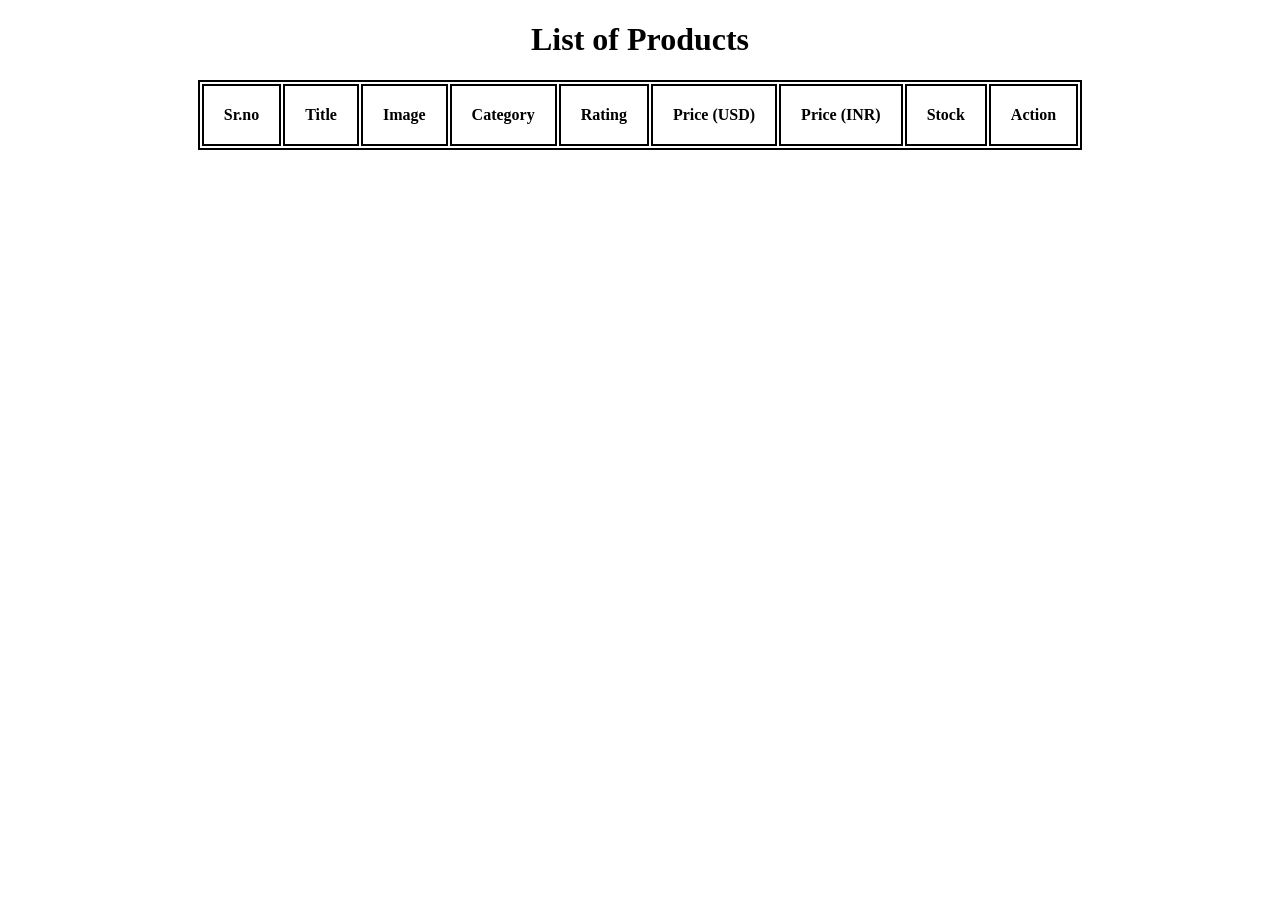
<file: index.html>
<!DOCTYPE html>
<html lang="en">
<head>
    <meta charset="UTF-8">
    <meta name="viewport" content="width=device-width, initial-scale=1.0">
    <title>Document</title>
    
    <style>
        table,th,td{
            border: 2px solid black;
            margin: auto;
        }
        th,td{
            padding: 20px;
        }
    </style>
</head>
<body>
    <h1><center>List of Products</center></h1>
    <table>
        <thead>
            <th>Sr.no</th>
            <th>Title</th>
            <th>Image</th>
            <th>Category</th>
            <th>Rating</th>
            <th>Price (USD)</th>
            <th>Price (INR)</th>
            <th>Stock</th>
            <th>Action</th>
        </thead>
        <tbody id="data"></tbody>
        </tbody>
    </table>
    <script>
        async function getProducts(){
            const URL= "https://dummyjson.com/products";
            const exchangeURL = "https://api.frankfurter.dev/v2/rate/USD/INR"
            try{
                const res=await fetch(URL);
                console.log("res=",res);
                const data=await res.json();
                const exchangeRes = await fetch(exchangeURL);
                console.log("Rate=",exchangeRes);
                const exchangeData = await exchangeRes.json();
                console.log("data=",data.products);
                const rate = exchangeData.rate;
                let rows="";
                data.products.map((i,index)=>{
                    const priceINR = i.price * rate;
                    rows+=`
                        <tr>
                            <td>${index+1}</td>
                            <td>${i.title}</td>
                            <td><img src="${i.images[0]}" width="50" height="50"/></td>
                            <td>${i.category}</td>
                            <td>${i.rating}</td>
                            <td>${i.price}</td>
                            <td>₹${priceINR.toFixed(2)}</td>
                            <td>${i.stock}</td>
                            <td><button>Add to Cart</button></td>
                        </tr>
                        `
            })
                const el=document.getElementById("data");
                el.innerHTML=rows;
            }
            catch(err){
                console.log("Error",err);
            }}
            getProducts()
    </script>
    
</body>
</html>
</file>
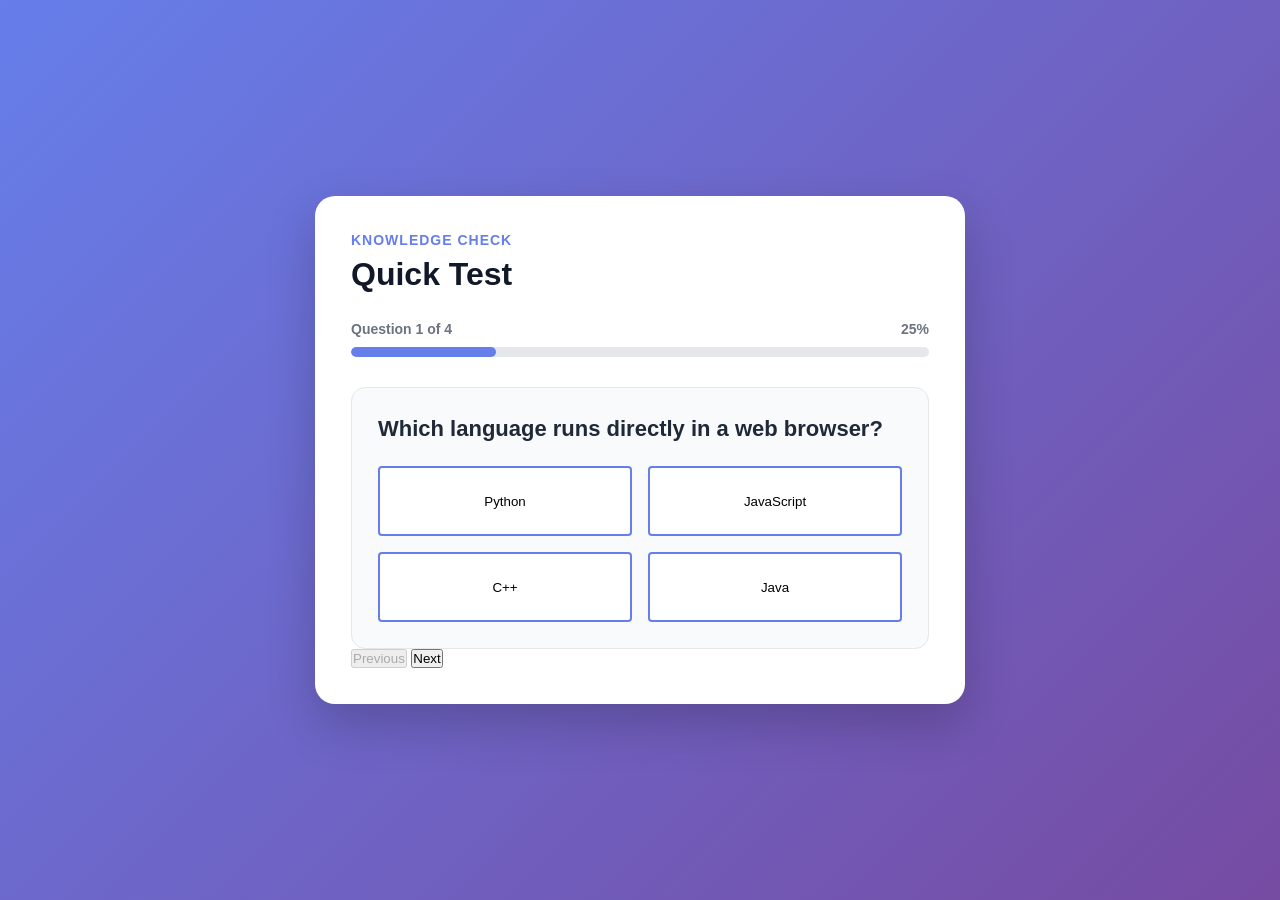
<file: testing/test.html>
<!DOCTYPE html>
<html lang="en">
<head>
    <meta charset="UTF-8">
    <meta name="viewport" content="width=device-width, initial-scale=1.0">
    <title>Quick Test</title>
    <link rel="stylesheet" href="test.css">
</head>
<body>
    <main class="quiz-card" aria-labelledby="quiz-title">
        <p class="eyebrow">Knowledge check</p>
        <h1 id="quiz-title">Quick Test</h1>
        <div class="progress-row">
            <span id="question-number">Question 1 of 4</span>
            <span id="progress-percent">25%</span>
        </div>
        <div class="progress-track" aria-hidden="true">
            <div id="progress-bar" class="progress-bar"></div>
        </div>

        <section class="question-box">
            <h2 id="question-text"></h2>
            <div id="options" class="options" role="radiogroup" aria-label="Answer options"></div>
        </section>

        <div class="navigation">
            <button id="previous-button" class="button secondary" type="button">Previous</button>
            <button id="next-button" class="button primary" type="button">Next</button>
        </div>
    </main>

    <script src="./test.js"></script>
</body>
</html>
</file>
<file: testing/test.css>
* {
    box-sizing: border-box;
    margin: 0;
    padding: 0;
}

body {
    min-height: 100vh;
    display: flex;
    align-items: center;
    justify-content: center;
    padding: 24px;
    font-family: Arial, sans-serif;
    background: linear-gradient(135deg, #667eea, #764ba2);
    color: #1f2937;
}

.quiz-card {
    width: min(100%, 650px);
    padding: 36px;
    background: #ffffff;
    border-radius: 20px;
    box-shadow: 0 20px 50px rgba(0, 0, 0, 0.2);
}

.eyebrow {
    margin-bottom: 8px;
    color: #667eea;
    font-size: 14px;
    font-weight: bold;
    text-transform: uppercase;
    letter-spacing: 1px;
}

h1 {
    margin-bottom: 28px;
    font-size: 32px;
    color: #111827;
}

.progress-row {
    display: flex;
    justify-content: space-between;
    margin-bottom: 10px;
    color: #6b7280;
    font-size: 14px;
    font-weight: bold;
}

.progress-track {
    height: 10px;
    margin-bottom: 30px;
    overflow: hidden;
    background: #e5e7eb;
    border-radius: 20px;
}

.progress-bar {
    width: 25%;
    height: 100%;
    background: #667eea;
    border-radius: inherit;
    transition: width 0.3s ease;
}

.question-box {
    padding: 26px;
    background: #f8fafc;
    border: 1px solid #e5e7eb;
    border-radius: 14px;
}

.question-box h2 {
    margin-bottom: 22px;
    font-size: 22px;
    line-height: 1.4;
}



.options {
    display: grid;
    grid-template-columns: repeat(2, 1fr);
    gap: 16px;
}

#options .option {
    min-height: 70px;
    padding: 16px;
    border: 2px solid #667eea;
    border-radius: 4px;
    background: #ffffff;
    text-align: center;
    cursor: pointer;
}

#options .option:hover,
#options .option.selected {
    background: #667eea;
    color: #ffffff;
}

@media (max-width: 520px) {
    #options {
        grid-template-columns: 1fr;
    }
}
</file>
